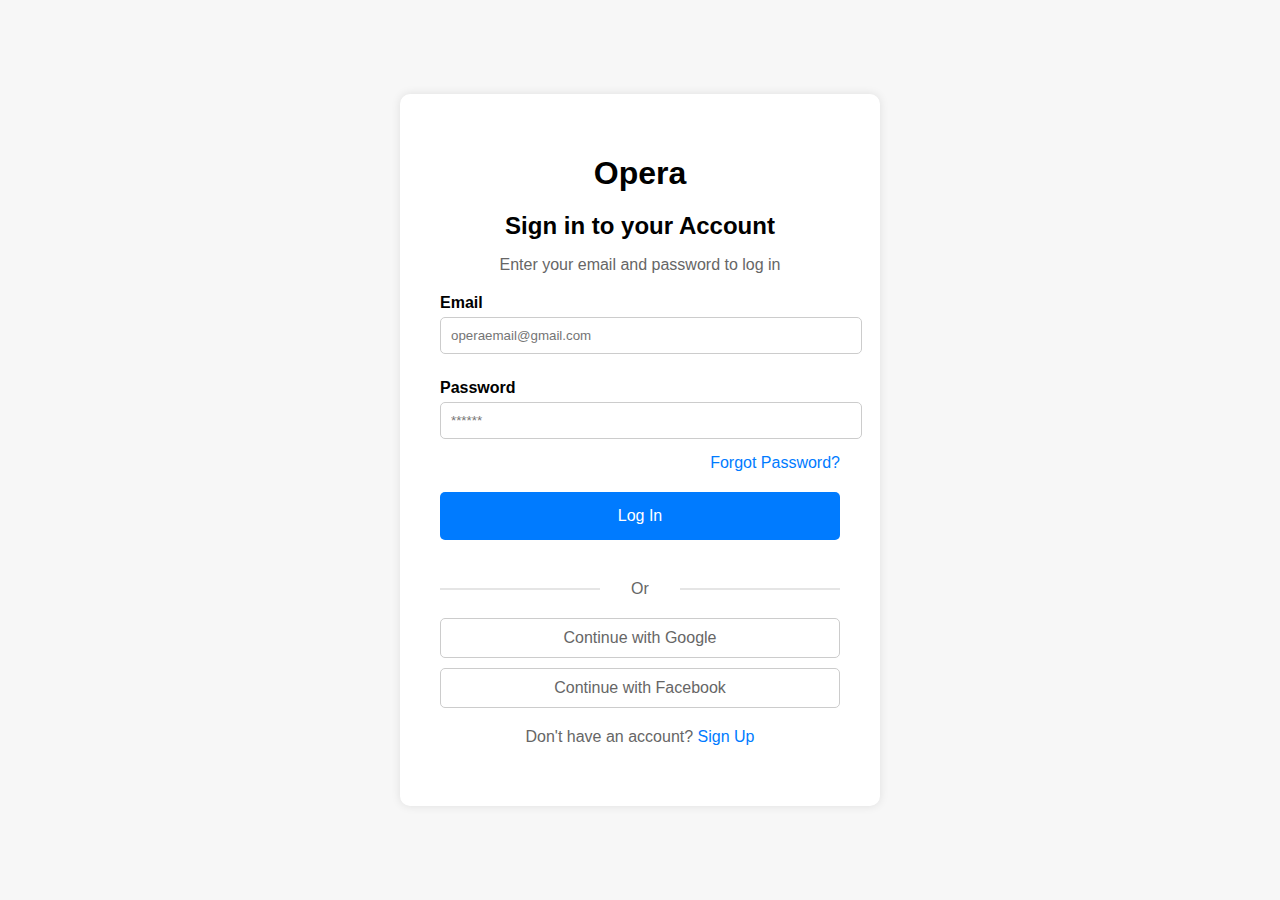
<file: one.html>
<!DOCTYPE html>
<html lang="en">
<head>
    <meta charset="UTF-8">
    <meta name="viewport" content="width=device-width, initial-scale=1.0">
    <title>Opera Sign In</title>
    <link rel="stylesheet" href="one.css">
</head>
<body>
    <div class="login-container">
        <form class="login-form">
            <h1 class="logo">Opera</h1>
            <h2>Sign in to your Account</h2>
            <p>Enter your email and password to log in</p>
            <label for="email">Email</label>
            <input type="email" id="email" name="email" placeholder="operaemail@gmail.com">
            <label for="password">Password</label>
            <input type="password" id="password" name="password" placeholder="******">
            <a href="#" class="forgot-password">Forgot Password?</a>
            <button type="submit" class="login-button">Log In</button>
            <div class="or">Or</div>
            <button type="button" class="social-login google-login">Continue with Google</button>
            <button type="button" class="social-login facebook-login">Continue with Facebook</button>
            <p class="signup-link">Don't have an account? <a href="#">Sign Up</a></p>
        </form>
    </div>
</body>
</html>
</file>
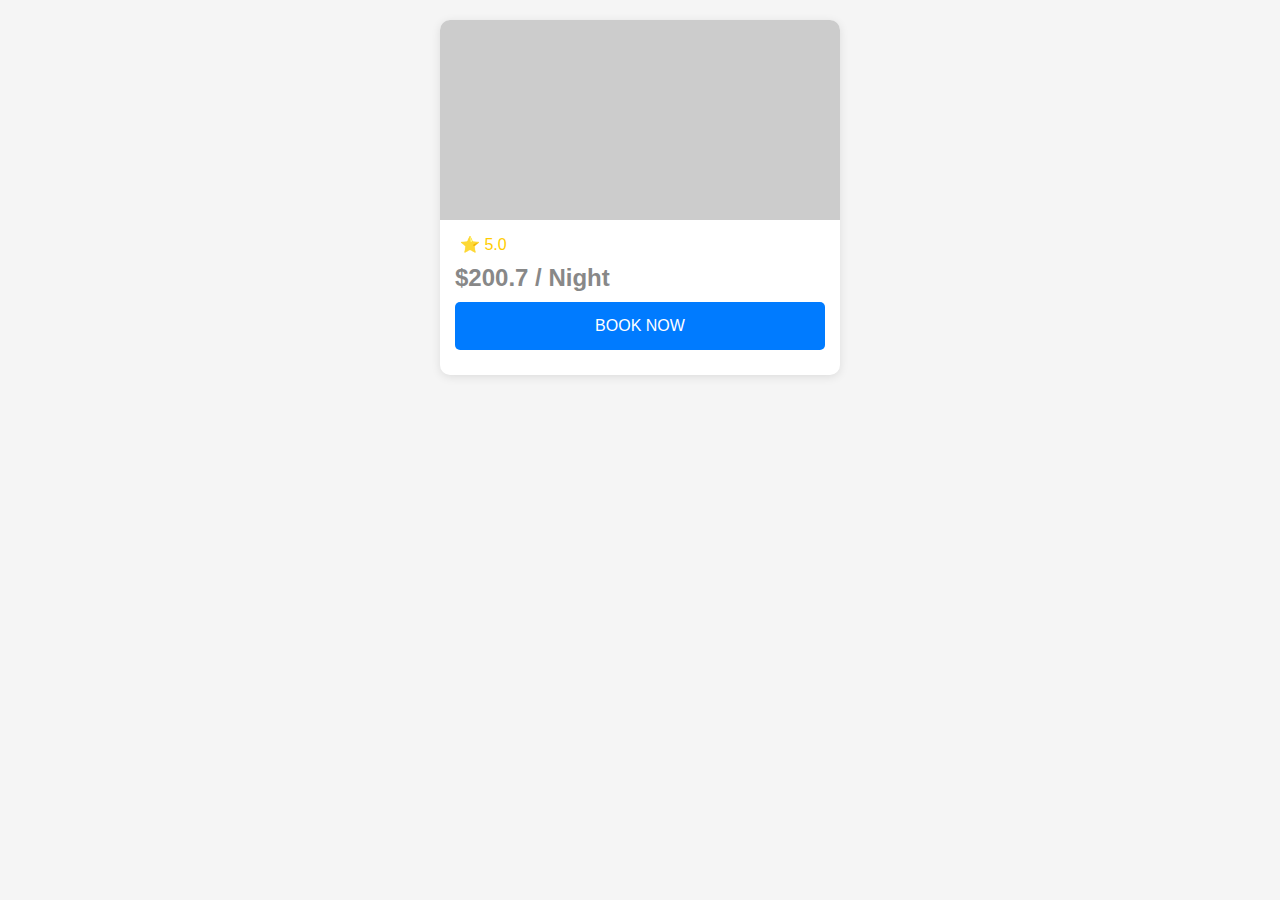
<file: three.html>
<!DOCTYPE html>
<html lang="ar">
<head>
    <meta charset="UTF-8">
    <meta name="viewport" content="width=device-width, initial-scale=1.0">
    <title>Booking Card</title>
    <style>
        body {
            font-family: Arial, sans-serif;
            margin: 0;
            padding: 0;
            background-color: #f5f5f5;
        }
        .card {
            background: white;
            border-radius: 10px;
            max-width: 400px;
            margin: 20px auto;
            box-shadow: 0 2px 10px rgba(0, 0, 0, 0.1);
            overflow: hidden;
        }
        .image-placeholder {
            width: 100%;
            height: 200px;
            background-color: #ccc;
        }
        .content {
            padding: 15px;
        }
        .rating {
            display: flex;
            align-items: center;
            margin-bottom: 10px;
        }
        .rating span {
            margin-left: 5px;
            color: #ffcc00; /* اللون للنجوم */
        }
        .location {
            color: #888;
            margin-bottom: 10px;
        }
        .price {
            font-size: 24px;
            font-weight: bold;
            margin-bottom: 10px;
        }
        .book-button {
            background-color: #007bff; /* لون الزر */
            color: white;
            border: none;
            padding: 15px;
            border-radius: 5px;
            cursor: pointer;
            width: 100%;
            font-size: 16px;
        }
        .book-button:hover {
            background-color: #0056b3; /* لون عند التمرير */
        }
    </style>
</head>
<body>

<div class="card">
    <div class="image-placeholder"></div>
    <div class="content">
        <div class="rating">
            <span>⭐ 5.0</span>
        </div>
        <div class="location"EGYPT, DOWNTOWN</div>
        <div class="price">$200.7 / Night</div>
        <button class="book-button">BOOK NOW</button>
    </div>
</div>

</body>
</html>
</file>
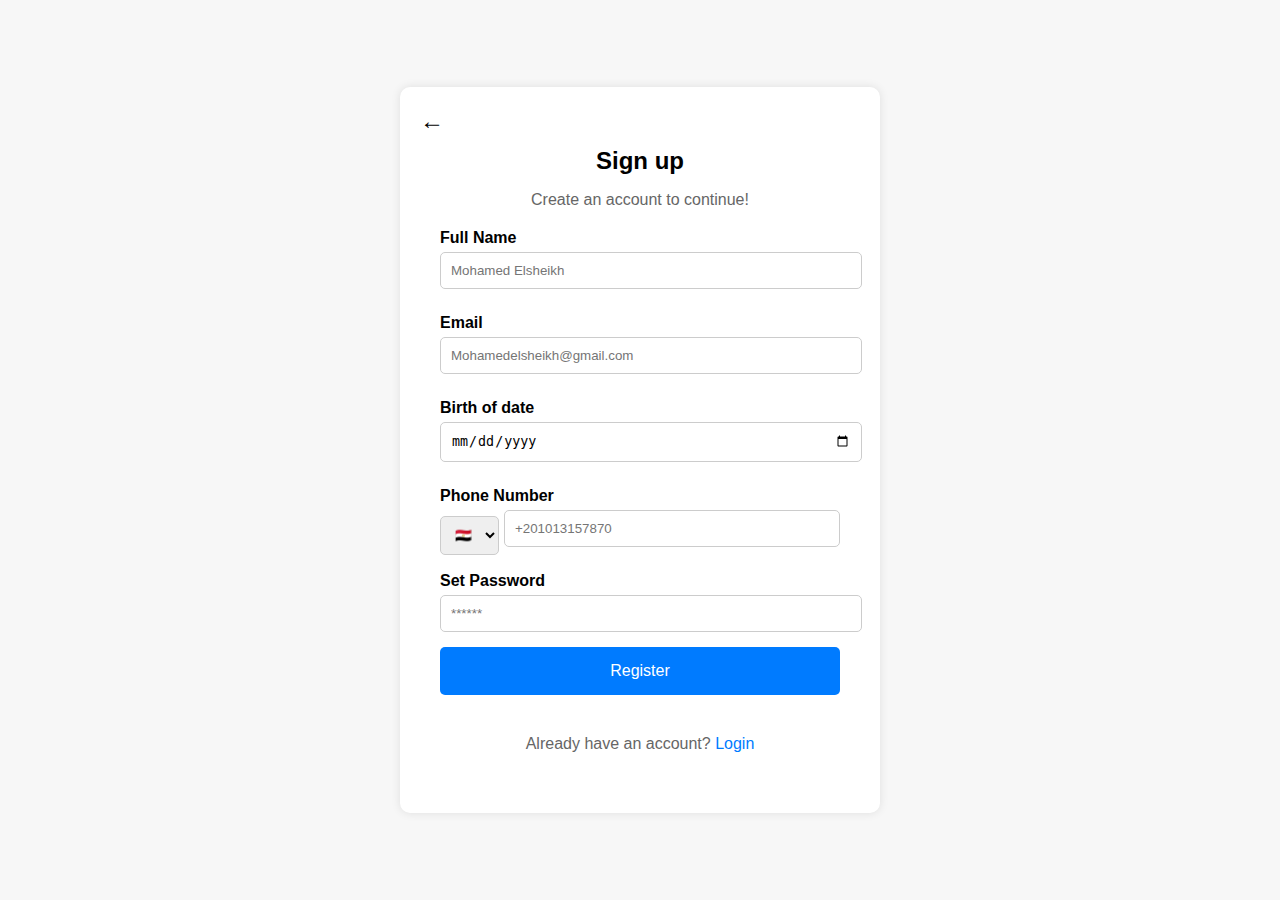
<file: two.html>
<!DOCTYPE html>
<html lang="en">
<head>
    <meta charset="UTF-8">
    <meta name="viewport" content="width=device-width, initial-scale=1.0">
    <title>Sign Up</title>
    <link rel="stylesheet" href="two.css">
</head>
<body>
    <div class="signup-container">
        <form class="signup-form">
            <a href="#" class="back-button">&larr;</a>
            <h2>Sign up</h2>
            <p>Create an account to continue!</p>
            <label for="fullname">Full Name</label>
            <input type="text" id="fullname" name="fullname" placeholder="Mohamed Elsheikh">
            <label for="email">Email</label>
            <input type="email" id="email" name="email" placeholder="Mohamedelsheikh@gmail.com">
            <label for="birthdate">Birth of date</label>
            <input type="date" id="birthdate" name="birthdate">
            <label for="phone">Phone Number</label>
            <div class="phone-input">
                <select>
                    <option value="EG">🇪🇬</option>
                </select>
                <input type="tel" id="phone" name="phone" placeholder="+201013157870">
            </div>
            <label for="password">Set Password</label>
            <input type="password" id="password" name="password" placeholder="******">
            <button type="submit" class="signup-button">Register</button>
            <p class="login-link">Already have an account? <a href="#">Login</a></p>
        </form>
    </div>
</body>
</html>
</file>
<file: one.css>
body {
    display: flex;
    justify-content: center;
    align-items: center;
    height: 100vh;
    margin: 0;
    font-family: Arial, sans-serif;
    background-color: #f7f7f7;
}

.login-container {
    background-color: white;
    padding: 40px;
    border-radius: 10px;
    box-shadow: 0 0 10px rgba(0, 0, 0, 0.1);
    width: 100%;
    max-width: 400px;
    text-align: center;
}

.logo {
    font-size: 32px;
    font-weight: bold;
    margin-bottom: 20px;
}

.login-form h2 {
    font-size: 24px;
    font-weight: bold;
    margin-bottom: 10px;
}

.login-form p {
    color: #666;
    margin-bottom: 20px;
}

.login-form label {
    display: block;
    text-align: left;
    margin: 10px 0 5px;
    font-weight: bold;
}

.login-form input {
    width: 100%;
    padding: 10px;
    margin-bottom: 15px;
    border: 1px solid #ccc;
    border-radius: 5px;
}

.forgot-password {
    display: block;
    text-align: right;
    color: #007bff;
    text-decoration: none;
    margin-bottom: 20px;
}

.login-button {
    width: 100%;
    padding: 15px;
    background-color: #007bff;
    color: white;
    border: none;
    border-radius: 5px;
    cursor: pointer;
    font-size: 16px;
    margin-bottom: 20px;
}

.or {
    margin: 20px 0;
    color: #666;
    position: relative;
}

.or::before,
.or::after {
    content: '';
    display: block;
    width: 40%;
    height: 1px;
    background-color: #ccc;
    position: absolute;
    top: 50%;
    transform: translateY(-50%);
}

.or::before {
    left: 0;
}

.or::after {
    right: 0;
}

.social-login {
    width: 100%;
    padding: 10px;
    margin: 10px 0;
    border: 1px solid #ccc;
    border-radius: 5px;
    cursor: pointer;
    font-size: 16px;
    display: flex;
    align-items: center;
    justify-content: center;
}

.google-login {
    background-color: white;
    color: #666;
}

.facebook-login {
    background-color: white;
    color: #666;
}

.signup-link {
    margin-top: 20px;
    color: #666;
}

.signup-link a {
    color: #007bff;
    text-decoration: none;
}
</file>
<file: two.css>
body {
    display: flex;
    justify-content: center;
    align-items: center;
    height: 100vh;
    margin: 0;
    font-family: Arial, sans-serif;
    background-color: #f7f7f7;
}

.signup-container {
    background-color: white;
    padding: 40px;
    border-radius: 10px;
    box-shadow: 0 0 10px rgba(0, 0, 0, 0.1);
    width: 100%;
    max-width: 400px;
    text-align: center;
    position: relative;
}

.back-button {
    position: absolute;
    top: 20px;
    left: 20px;
    text-decoration: none;
    font-size: 24px;
    color: black;
}

.signup-form h2 {
    font-size: 24px;
    font-weight: bold;
    margin-bottom: 10px;
}

.signup-form p {
    color: #666;
    margin-bottom: 20px;
}

.signup-form label {
    display: block;
    text-align: left;
    margin: 10px 0 5px;
    font-weight: bold;
}

.signup-form input[type="text"],
.signup-form input[type="email"],
.signup-form input[type="date"],
.signup-form input[type="tel"],
.signup-form input[type="password"] {
    width: 100%;
    padding: 10px;
    margin-bottom: 15px;
    border: 1px solid #ccc;
    border-radius: 5px;
}

.phone-input {
    display: flex;
    align-items: center;
}

.phone-input select {
    padding: 10px;
    margin-right: 5px;
    border: 1px solid #ccc;
    border-radius: 5px;
}

.signup-button {
    width: 100%;
    padding: 15px;
    background-color: #007bff;
    color: white;
    border: none;
    border-radius: 5px;
    cursor: pointer;
    font-size: 16px;
    margin-bottom: 20px;
}

.login-link {
    margin-top: 20px;
    color: #666;
}

.login-link a {
    color: #007bff;
    text-decoration: none;
}
</file>
